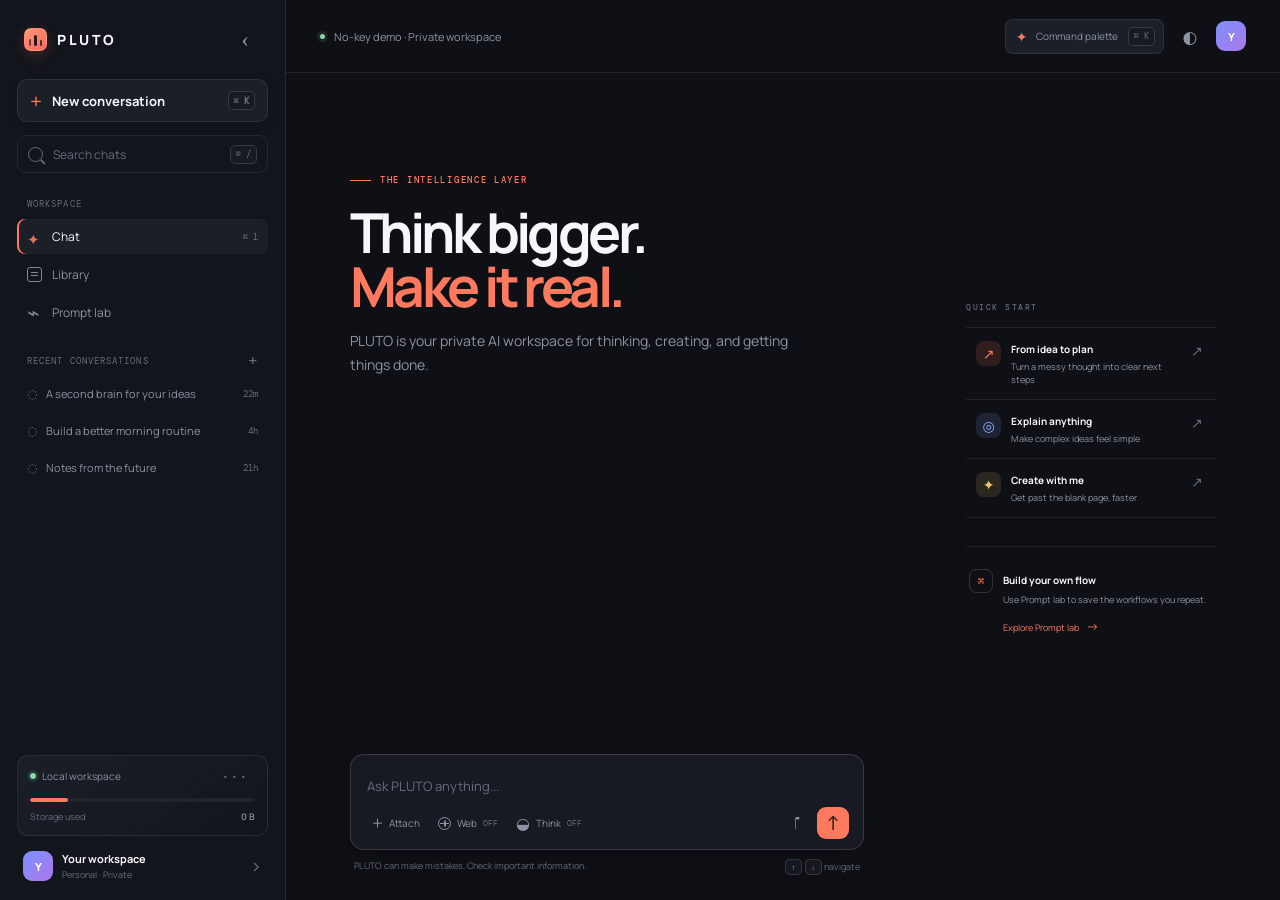
<file: index.html>
<!doctype html>
<html lang="en">
  <head>
    <meta charset="UTF-8" />
    <meta name="viewport" content="width=device-width, initial-scale=1.0" />
    <meta name="theme-color" content="#101217" />
    <meta name="description" content="PLUTO — a private, capable AI workspace." />
    <title>PLUTO — AI workspace</title>
    <link rel="preconnect" href="https://fonts.googleapis.com" />
    <link rel="preconnect" href="https://fonts.gstatic.com" crossorigin />
    <link href="https://fonts.googleapis.com/css2?family=DM+Mono:wght@400;500&family=Manrope:wght@400;500;600;700;800&display=swap" rel="stylesheet" />
    <link rel="stylesheet" href="styles.css" />
  </head>
  <body>
    <div class="app-shell" id="appShell">
      <aside class="sidebar" id="sidebar">
        <div class="brand-row">
          <a class="brand" href="#" aria-label="PLUTO home" data-action="new-chat">
            <span class="brand-mark"><span></span><span></span><span></span></span>
            <span>PLUTO</span>
          </a>
          <button class="icon-btn sidebar-toggle" data-action="toggle-sidebar" aria-label="Collapse sidebar" title="Collapse sidebar"></button>
        </div>

        <button class="new-chat-btn" data-action="new-chat">
          <span class="new-chat-plus">+</span>
          <span>New conversation</span>
          <kbd>⌘ K</kbd>
        </button>

        <div class="side-search">
          <span class="search-icon" aria-hidden="true"></span>
          <input id="chatSearch" type="search" placeholder="Search chats" aria-label="Search chats" />
          <kbd>⌘ /</kbd>
        </div>

        <div class="side-section">
          <div class="section-label"><span>Workspace</span></div>
          <nav class="side-nav" aria-label="Workspace">
            <button class="side-nav-item active" data-view="chat"><span class="nav-icon spark-icon"></span>Chat <span class="nav-count">⌘ 1</span></button>
            <button class="side-nav-item" data-view="library"><span class="nav-icon library-icon"></span>Library</button>
            <button class="side-nav-item" data-view="prompts"><span class="nav-icon prompt-icon"></span>Prompt lab</button>
          </nav>
        </div>

        <div class="side-section conversations-section">
          <div class="section-label"><span>Recent conversations</span><button class="tiny-add" data-action="new-chat" aria-label="New conversation">+</button></div>
          <div class="conversation-list" id="conversationList"></div>
          <button class="show-more" id="showMoreChats" hidden>Show more</button>
        </div>

        <div class="sidebar-bottom">
          <div class="usage-card">
            <div class="usage-card-top"><span class="status-dot"></span><span>Local workspace</span><button class="more-btn" data-action="open-settings" aria-label="Workspace settings">•••</button></div>
            <div class="usage-bar"><span></span></div>
            <div class="usage-meta"><span>Storage used</span><strong id="storageUsed">0.0 MB</strong></div>
          </div>
          <button class="profile-row" data-action="open-settings">
            <span class="avatar avatar-you">Y</span>
            <span class="profile-copy"><strong>Your workspace</strong><small>Personal · Private</small></span>
            <span class="chevron">›</span>
          </button>
        </div>
      </aside>

      <main class="main-area">
        <header class="topbar">
          <button class="mobile-brand" data-action="toggle-sidebar" aria-label="Open navigation"><span class="brand-mark"><span></span><span></span><span></span></span><strong>PLUTO</strong></button>
          <div class="topbar-context" id="topbarContext"><span class="context-dot"></span><span>Private workspace</span></div>
          <div class="topbar-actions">
            <button class="pill-btn" data-action="open-command" title="Open command palette"><span class="command-spark">✦</span><span class="desktop-only">Command palette</span><kbd>⌘ K</kbd></button>
            <button class="icon-btn" data-action="toggle-theme" aria-label="Toggle theme" title="Toggle theme"></button>
            <button class="avatar avatar-you small-avatar" data-action="open-settings" aria-label="Open settings">Y</button>
          </div>
        </header>

        <section class="view active" id="chatView">
          <div class="chat-layout">
            <div class="chat-column">
              <div class="welcome-block" id="welcomeBlock">
                <div class="eyebrow"><span class="eyebrow-line"></span>THE INTELLIGENCE LAYER</div>
                <h1>Think bigger.<br /><em>Make it real.</em></h1>
                <p>PLUTO is your private AI workspace for thinking, creating, and getting things done.</p>
              </div>

              <div class="message-list" id="messageList" aria-live="polite"></div>

              <div class="composer-wrap" id="composerWrap">
                <div class="composer-shell" id="composerShell">
                  <div class="attachment-strip" id="attachmentStrip" hidden></div>
                  <textarea id="promptInput" rows="1" placeholder="Ask PLUTO anything..." aria-label="Message PLUTO"></textarea>
                  <div class="composer-bottom">
                    <div class="composer-tools">
                      <button class="tool-btn" data-action="attach" title="Attach a file"><span class="plus-circle">+</span><span class="desktop-only">Attach</span></button>
                      <button class="tool-btn" data-action="toggle-web" title="Toggle web access"><span class="globe-icon"></span><span>Web</span><span class="tool-status" id="webStatus">OFF</span></button>
                      <button class="tool-btn" data-action="toggle-thinking" title="Toggle extended thinking"><span class="thinking-icon">◒</span><span>Think</span><span class="tool-status" id="thinkStatus">OFF</span></button>
                    </div>
                    <div class="composer-send-tools">
                      <button class="icon-btn mic-btn" data-action="voice-input" aria-label="Voice input" title="Voice input"></button>
                      <button class="send-btn" id="sendButton" data-action="send" aria-label="Send message" title="Send message"><span class="send-arrow">↑</span></button>
                    </div>
                  </div>
                </div>
                <div class="composer-note"><span>PLUTO can make mistakes. Check important information.</span><span><kbd>↑</kbd><kbd>↓</kbd> navigate</span></div>
              </div>
            </div>

            <aside class="insight-rail" id="insightRail">
              <div class="rail-label">QUICK START</div>
              <button class="prompt-card" data-prompt="Turn a messy idea into a clear plan">
                <span class="prompt-card-icon coral-icon">↗</span><span><strong>From idea to plan</strong><small>Turn a messy thought into clear next steps</small></span><span class="card-arrow">↗</span>
              </button>
              <button class="prompt-card" data-prompt="Help me understand this like I'm a curious beginner">
                <span class="prompt-card-icon blue-icon">◎</span><span><strong>Explain anything</strong><small>Make complex ideas feel simple</small></span><span class="card-arrow">↗</span>
              </button>
              <button class="prompt-card" data-prompt="Write a bold first draft for my next big idea">
                <span class="prompt-card-icon yellow-icon">✦</span><span><strong>Create with me</strong><small>Get past the blank page, faster</small></span><span class="card-arrow">↗</span>
              </button>
              <div class="rail-divider"></div>
              <div class="rail-tip"><span class="tip-icon">⌘</span><div><strong>Build your own flow</strong><p>Use Prompt lab to save the workflows you repeat.</p><button data-view-target="prompts">Explore Prompt lab <span>→</span></button></div></div>
            </aside>
          </div>
        </section>

        <section class="view" id="libraryView">
          <div class="page-view">
            <div class="page-heading"><div><div class="eyebrow"><span class="eyebrow-line"></span>YOUR KNOWLEDGE</div><h2>Library</h2><p>Files and exports saved in this browser.</p></div><button class="primary-btn" data-action="attach"><span>+</span> Add a file</button></div>
            <div class="library-grid" id="libraryGrid"></div>
          </div>
        </section>

        <section class="view" id="promptsView">
          <div class="page-view">
            <div class="page-heading"><div><div class="eyebrow"><span class="eyebrow-line"></span>REUSABLE INTELLIGENCE</div><h2>Prompt lab</h2><p>Keep your best instructions close at hand.</p></div><button class="primary-btn" data-action="new-prompt"><span>+</span> New prompt</button></div>
            <div class="prompt-lab-grid" id="promptLabGrid"></div>
          </div>
        </section>
      </main>
    </div>

    <input type="file" id="fileInput" multiple hidden accept=".txt,.md,.csv,.json,.js,.ts,.py,.html,.css,.pdf,image/*" />

    <div class="modal-backdrop" id="settingsModal" hidden>
      <section class="modal settings-modal" role="dialog" aria-modal="true" aria-labelledby="settingsTitle">
        <div class="modal-header"><div><span class="modal-kicker">CONTROL CENTER</span><h2 id="settingsTitle">Settings</h2></div><button class="close-btn" data-action="close-modal" aria-label="Close">×</button></div>
        <div class="settings-tabs"><button class="settings-tab active" data-settings-tab="connection">Connection</button><button class="settings-tab" data-settings-tab="appearance">Appearance</button><button class="settings-tab" data-settings-tab="data">Data & privacy</button></div>
        <div class="settings-panel active" data-settings-panel="connection">
          <div class="setting-intro"><span class="setting-orb">✦</span><div><strong>Choose how PLUTO thinks</strong><p>Keys stay in this browser and are never sent anywhere except the provider you select.</p></div></div>
          <label class="field-label" for="providerSelect">Provider</label>
          <select class="field" id="providerSelect"><option value="demo">PLUTO Demo · no key needed</option><option value="openrouter">OpenRouter · free models</option><option value="huggingface">Hugging Face · inference API</option><option value="ollama">Ollama · local models</option><option value="custom">Custom OpenAI-compatible endpoint</option></select>
          <p class="field-help" id="providerHelp">Instant local demo mode. Connect a provider for live model responses.</p>
          <div id="endpointField" class="conditional-field" hidden><label class="field-label" for="endpointInput">Endpoint URL</label><input class="field" id="endpointInput" type="url" placeholder="https://your-endpoint.example/v1/chat/completions" /><p class="field-help">For a browser-safe, OpenAI-compatible endpoint. Use a server-side proxy in production.</p></div>
          <div id="apiKeyField" class="conditional-field" hidden><label class="field-label" for="apiKeyInput">API key <span class="optional">optional</span></label><div class="secret-input"><input class="field" id="apiKeyInput" type="password" autocomplete="off" placeholder="Paste your key here" /><button data-action="toggle-secret" aria-label="Show API key">Show</button></div><p class="field-help">PLUTO will not invent or expose API keys. Use a free model or your own key.</p></div>
          <label class="field-label" for="modelSelect">Model</label>
          <select class="field" id="modelSelect"></select>
          <div class="connection-note"><span class="connection-dot"></span><span id="connectionStatus">Running in no-key demo mode</span><button data-action="test-connection">Test</button></div>
        </div>
        <div class="settings-panel" data-settings-panel="appearance">
          <div class="setting-row"><div><strong>Interface theme</strong><p>Choose the atmosphere for your workspace.</p></div><div class="segmented"><button data-theme-choice="dark">Dark</button><button data-theme-choice="light">Light</button><button data-theme-choice="system">System</button></div></div>
          <div class="setting-row"><div><strong>Compact layout</strong><p>Fit more conversation on screen.</p></div><label class="switch"><input type="checkbox" id="compactToggle" /><span></span></label></div>
          <div class="setting-row"><div><strong>Show starter rail</strong><p>Keep quick-start ideas beside new chats.</p></div><label class="switch"><input type="checkbox" id="railToggle" checked /><span></span></label></div>
        </div>
        <div class="settings-panel" data-settings-panel="data">
          <div class="privacy-callout"><span>◈</span><div><strong>Private by default</strong><p>Your conversations, files, and preferences are stored locally in this browser. Demo mode never calls a remote service.</p></div></div>
          <div class="data-actions"><button class="secondary-btn" data-action="export-all">Download all data</button><button class="danger-btn" data-action="clear-data">Clear local data</button></div>
        </div>
        <div class="modal-footer"><span id="saveHint">Changes save automatically</span><button class="primary-btn" data-action="close-modal">Done</button></div>
      </section>
    </div>

    <div class="modal-backdrop" id="commandModal" hidden>
      <section class="modal command-modal" role="dialog" aria-modal="true" aria-label="Command palette">
        <div class="command-search"><span class="search-icon"></span><input id="commandInput" type="search" placeholder="Search commands..." autocomplete="off" /><kbd>ESC</kbd></div>
        <div class="command-list" id="commandList"></div>
        <div class="command-footer"><span>PLUTO command palette</span><span><kbd>↵</kbd> select <kbd>esc</kbd> close</span></div>
      </section>
    </div>

    <div class="toast" id="toast" role="status"></div>
    <script src="app.js"></script>
  </body>
</html>
</file>
<file: styles.css>
:root {
  --bg: #0e1015;
  --bg-soft: #12151c;
  --panel: #171a22;
  --panel-2: #1b1f28;
  --panel-3: #20242e;
  --text: #f5f7fb;
  --muted: #8c93a3;
  --muted-2: #656d7d;
  --line: rgba(255,255,255,.08);
  --line-strong: rgba(255,255,255,.14);
  --coral: #ff795e;
  --coral-soft: rgba(255,121,94,.14);
  --blue: #8eaeff;
  --yellow: #f0c96c;
  --green: #88d7a7;
  --sidebar-width: 286px;
  --shadow: 0 24px 70px rgba(0,0,0,.26);
  --radius: 15px;
  color-scheme: dark;
}

:root[data-theme="light"] {
  --bg: #f3f4f7;
  --bg-soft: #fbfbfc;
  --panel: #ffffff;
  --panel-2: #f7f7f9;
  --panel-3: #eceef3;
  --text: #151822;
  --muted: #6e7481;
  --muted-2: #959ba8;
  --line: rgba(16,20,31,.09);
  --line-strong: rgba(16,20,31,.15);
  --shadow: 0 20px 55px rgba(30,36,52,.12);
  color-scheme: light;
}

* { box-sizing: border-box; }
html, body { margin: 0; min-height: 100%; }
body { background: var(--bg); color: var(--text); font-family: 'Manrope', ui-sans-serif, system-ui, sans-serif; font-size: 14px; -webkit-font-smoothing: antialiased; }
button, input, textarea, select { font: inherit; color: inherit; }
button { border: 0; cursor: pointer; }
button:focus-visible, input:focus-visible, textarea:focus-visible, select:focus-visible { outline: 2px solid var(--coral); outline-offset: 2px; }
::selection { color: var(--text); background: rgba(255,121,94,.35); }

.app-shell { display: flex; min-height: 100vh; overflow: hidden; }
.sidebar { flex: 0 0 var(--sidebar-width); width: var(--sidebar-width); min-height: 100vh; border-right: 1px solid var(--line); background: var(--bg-soft); display: flex; flex-direction: column; padding: 23px 17px 16px; transition: width .25s ease, flex-basis .25s ease, padding .25s ease; z-index: 5; }
.brand-row { display: flex; align-items: center; justify-content: space-between; padding: 0 7px 24px; }
.brand, .mobile-brand { display: inline-flex; align-items: center; gap: 10px; color: var(--text); text-decoration: none; font-weight: 800; letter-spacing: .18em; font-size: 14px; }.mobile-brand { padding: 0; border: 0; background: transparent; }
.brand-mark { width: 23px; height: 23px; display: inline-flex; align-items: flex-end; gap: 3px; padding: 4px; border: 1px solid rgba(255,255,255,.14); background: linear-gradient(140deg, #ff9975, #ff665f); border-radius: 7px; box-shadow: 0 4px 14px rgba(255,112,90,.2); }
.brand-mark span { display: block; width: 3px; border-radius: 2px; background: #241a1c; }
.brand-mark span:nth-child(1) { height: 7px; opacity: .65; }.brand-mark span:nth-child(2) { height: 11px; }.brand-mark span:nth-child(3) { height: 6px; opacity: .8; }
.icon-btn { width: 32px; height: 32px; padding: 0; display: inline-flex; align-items: center; justify-content: center; border-radius: 9px; background: transparent; color: var(--muted); transition: background .18s, color .18s; }
.icon-btn:hover { color: var(--text); background: var(--panel-3); }
.sidebar-toggle::before { content: '‹'; font-size: 23px; line-height: 1; font-family: Georgia, serif; }
.new-chat-btn { display: flex; align-items: center; gap: 10px; width: 100%; height: 43px; padding: 0 12px; border-radius: 10px; color: var(--text); background: var(--panel-2); border: 1px solid var(--line); font-size: 13px; font-weight: 700; box-shadow: 0 4px 12px rgba(0,0,0,.08); transition: border .18s, background .18s, transform .18s; }
.new-chat-btn:hover { background: var(--panel-3); border-color: var(--line-strong); transform: translateY(-1px); }
.new-chat-plus { font-size: 21px; line-height: 14px; font-weight: 400; color: var(--coral); }
kbd { display: inline-flex; align-items: center; justify-content: center; min-width: 18px; height: 19px; padding: 0 5px; border: 1px solid var(--line-strong); border-radius: 5px; color: var(--muted-2); background: var(--panel); font-family: 'DM Mono', monospace; font-size: 9px; white-space: nowrap; }
.new-chat-btn kbd { margin-left: auto; }
.side-search { height: 38px; display: flex; align-items: center; gap: 8px; margin: 13px 0 25px; padding: 0 10px; border: 1px solid var(--line); border-radius: 9px; background: transparent; color: var(--muted-2); }
.side-search:focus-within { border-color: var(--line-strong); background: var(--panel); }.side-search input { min-width: 0; flex: 1; background: transparent; border: 0; outline: 0; font-size: 12px; color: var(--text); }.side-search input::placeholder { color: var(--muted-2); }
.search-icon { position: relative; display: inline-block; flex: 0 0 15px; width: 15px; height: 15px; border: 1.5px solid currentColor; border-radius: 50%; }.search-icon::after { content: ''; position: absolute; right: -4px; bottom: -2px; width: 6px; height: 1.5px; border-radius: 3px; background: currentColor; transform: rotate(45deg); }
.side-section { margin-bottom: 25px; }.section-label { padding: 0 10px 9px; color: var(--muted-2); font-family: 'DM Mono', monospace; font-size: 9px; letter-spacing: .12em; text-transform: uppercase; display: flex; align-items: center; justify-content: space-between; }.tiny-add { padding: 0; color: var(--muted-2); background: transparent; font-size: 16px; line-height: 10px; }.tiny-add:hover { color: var(--text); }
.side-nav { display: grid; gap: 3px; }.side-nav-item { width: 100%; display: flex; gap: 10px; align-items: center; padding: 9px 10px; border-radius: 8px; color: var(--muted); text-align: left; background: transparent; font-size: 12px; transition: color .15s, background .15s; }.side-nav-item:hover { color: var(--text); background: var(--panel-2); }.side-nav-item.active { color: var(--text); background: var(--panel-2); box-shadow: inset 2px 0 var(--coral); }.nav-icon { width: 15px; height: 15px; opacity: .9; position: relative; display: inline-block; }.spark-icon::before { content: '✦'; font-size: 15px; color: var(--coral); }.library-icon { border: 1px solid currentColor; border-radius: 3px; }.library-icon::after { content: ''; position: absolute; left: 3px; right: 3px; top: 4px; height: 1px; background: currentColor; box-shadow: 0 3px currentColor; }.prompt-icon::before { content: '⌁'; font-size: 21px; position: absolute; top: -7px; }.nav-count { margin-left: auto; font-family: 'DM Mono', monospace; font-size: 9px; color: var(--muted-2); }
.conversations-section { min-height: 0; flex: 1; }.conversation-list { display: grid; gap: 2px; max-height: 310px; overflow: auto; }.conversation-list::-webkit-scrollbar { width: 3px; }.conversation-list::-webkit-scrollbar-thumb { background: var(--line-strong); }.conversation-item { width: 100%; padding: 9px 10px; display: flex; gap: 9px; align-items: center; color: var(--muted); text-align: left; border-radius: 8px; background: transparent; font-size: 11px; }.conversation-item:hover, .conversation-item.active { background: var(--panel-2); color: var(--text); }.conversation-item.active { color: var(--text); }.conversation-item .conversation-symbol { color: var(--muted-2); font-size: 12px; }.conversation-item.active .conversation-symbol { color: var(--coral); }.conversation-title { flex: 1; overflow: hidden; text-overflow: ellipsis; white-space: nowrap; }.conversation-time { color: var(--muted-2); font-family: 'DM Mono', monospace; font-size: 9px; }.empty-side-state { padding: 12px 10px; color: var(--muted-2); font-size: 10px; }.show-more { margin: 10px 10px 0; color: var(--coral); background: transparent; font-size: 11px; }
.sidebar-bottom { display: grid; gap: 12px; }.usage-card { padding: 12px; background: linear-gradient(145deg, var(--panel-2), transparent); border: 1px solid var(--line); border-radius: 11px; }.usage-card-top, .usage-meta { display: flex; align-items: center; }.usage-card-top { gap: 6px; color: var(--muted); font-size: 10px; }.status-dot, .context-dot, .connection-dot { width: 6px; height: 6px; border-radius: 50%; display: inline-block; background: var(--green); box-shadow: 0 0 0 3px rgba(136,215,167,.11); }.more-btn { margin-left: auto; background: transparent; color: var(--muted-2); letter-spacing: 2px; }.usage-bar { height: 4px; margin: 14px 0 8px; border-radius: 10px; background: var(--panel-3); overflow: hidden; }.usage-bar span { display: block; width: 17%; height: 100%; border-radius: inherit; background: var(--coral); }.usage-meta { justify-content: space-between; color: var(--muted-2); font-size: 9px; }.usage-meta strong { color: var(--muted); font-weight: 600; }.profile-row { display: flex; align-items: center; gap: 9px; width: 100%; padding: 3px 6px; background: transparent; text-align: left; }.avatar { display: inline-flex; align-items: center; justify-content: center; width: 30px; height: 30px; flex: 0 0 30px; border-radius: 9px; color: #fff; background: linear-gradient(140deg,#7d8fff,#ab79e9); font-size: 11px; font-weight: 800; }.small-avatar { width: 30px; height: 30px; flex-basis: 30px; border: 0; }.profile-copy { min-width: 0; flex: 1; display: grid; gap: 2px; }.profile-copy strong { overflow: hidden; text-overflow: ellipsis; white-space: nowrap; font-size: 11px; }.profile-copy small { color: var(--muted-2); font-size: 9px; }.chevron { color: var(--muted-2); font-size: 19px; }

.main-area { min-width: 0; flex: 1; display: flex; flex-direction: column; background: var(--bg); }.topbar { height: 73px; flex: 0 0 73px; display: flex; align-items: center; justify-content: space-between; padding: 0 34px; border-bottom: 1px solid var(--line); }.topbar-context { display: flex; align-items: center; gap: 9px; color: var(--muted); font-size: 11px; }.context-dot { width: 5px; height: 5px; }.topbar-actions { display: flex; align-items: center; gap: 10px; }.pill-btn { display: flex; align-items: center; gap: 8px; padding: 7px 8px 7px 10px; color: var(--muted); background: var(--panel-2); border: 1px solid var(--line); border-radius: 8px; font-size: 10px; }.pill-btn:hover { color: var(--text); border-color: var(--line-strong); }.command-spark { color: var(--coral); font-size: 14px; }.pill-btn kbd { margin-left: 2px; }
.topbar-actions > .icon-btn::before { content: '◐'; font-size: 17px; }.mobile-brand { display: none; }
.view { display: none; min-height: 0; flex: 1; }.view.active { display: block; }.chat-layout { max-width: 1370px; min-height: calc(100vh - 73px); margin: 0 auto; padding: 63px clamp(24px, 5vw, 85px) 25px; display: grid; grid-template-columns: minmax(390px, 710px) 250px; justify-content: center; gap: clamp(45px, 8vw, 130px); }.chat-column { min-width: 0; min-height: calc(100vh - 161px); display: flex; flex-direction: column; }.welcome-block { margin: 38px 0 41px; }.eyebrow, .rail-label, .modal-kicker { display: flex; align-items: center; gap: 9px; color: var(--coral); font-family: 'DM Mono', monospace; font-size: 9px; font-weight: 500; letter-spacing: .19em; }.eyebrow-line { width: 21px; height: 1px; background: currentColor; }.welcome-block h1 { margin: 20px 0 15px; font-size: clamp(42px, 4.3vw, 65px); line-height: .98; letter-spacing: -.065em; font-weight: 700; }.welcome-block h1 em { color: var(--coral); font-style: normal; }.welcome-block p { max-width: 440px; margin: 0; color: var(--muted); font-size: 14px; line-height: 1.7; }
.message-list { display: grid; gap: 24px; flex: 1; }.message-list:empty { display: none; }.message { display: grid; grid-template-columns: 30px minmax(0,1fr); gap: 12px; animation: rise .35s ease both; }.message.user { grid-template-columns: 1fr; justify-items: end; }.message-avatar { width: 30px; height: 30px; display: flex; justify-content: center; align-items: center; border-radius: 9px; background: var(--panel-2); border: 1px solid var(--line); color: var(--coral); font-size: 15px; }.message.user .message-bubble { max-width: 84%; padding: 11px 14px; border-radius: 13px 13px 3px 13px; background: var(--coral-soft); border: 1px solid rgba(255,121,94,.19); }.message-content { min-width: 0; padding-top: 5px; }.message-head { display: flex; align-items: center; gap: 8px; margin-bottom: 7px; }.message-head strong { font-size: 11px; }.message-head time { color: var(--muted-2); font-family: 'DM Mono', monospace; font-size: 9px; }.message-text { color: var(--text); font-size: 13px; line-height: 1.75; overflow-wrap: anywhere; }.message.user .message-text { font-size: 12px; line-height: 1.55; }.message-text p { margin: 0 0 10px; }.message-text p:last-child { margin-bottom: 0; }.message-text h3, .message-text h4 { margin: 0 0 9px; font-size: 14px; letter-spacing: -.02em; }.message-text h4 { color: var(--coral); font-size: 12px; }.message-text ul { margin: 0 0 10px; padding-left: 19px; }.message-text li { margin: 4px 0; padding-left: 3px; }.message-text a { color: var(--coral); text-decoration: underline; text-underline-offset: 2px; }.message-text strong { font-weight: 700; }.message-text code { padding: 2px 5px; color: var(--coral); background: var(--coral-soft); border-radius: 4px; font-family: 'DM Mono', monospace; font-size: .9em; }.message-text pre { position: relative; overflow-x: auto; padding: 15px; margin: 12px 0 4px; border: 1px solid var(--line); border-radius: 9px; background: #0a0c10; color: #dce4f3; font-family: 'DM Mono', monospace; font-size: 11px; line-height: 1.6; }.message-text pre code { padding: 0; color: inherit; background: transparent; }.message-files { display: flex; flex-wrap: wrap; gap: 6px; margin-top: 10px; }.message-files span { padding: 4px 7px; color: var(--muted); background: var(--panel-2); border-radius: 5px; font-size: 9px; }.message-actions { display: flex; gap: 4px; margin-top: 9px; opacity: 0; transition: opacity .18s; }.message:hover .message-actions, .message-actions:focus-within { opacity: 1; }.message-actions button { padding: 4px 7px; color: var(--muted-2); background: transparent; border-radius: 5px; font-size: 10px; }.message-actions button:hover { color: var(--text); background: var(--panel-2); }.typing-dots { display: flex; gap: 4px; padding: 8px 0; }.typing-dots i { width: 5px; height: 5px; border-radius: 50%; background: var(--coral); animation: blink 1s infinite; }.typing-dots i:nth-child(2) { animation-delay: .16s; }.typing-dots i:nth-child(3) { animation-delay: .32s; }
.composer-wrap { margin-top: auto; padding-top: 35px; }.composer-shell { position: relative; padding: 13px 14px 10px; border: 1px solid var(--line-strong); border-radius: 14px; background: var(--panel); box-shadow: 0 11px 34px rgba(0,0,0,.11); transition: border .18s, box-shadow .18s; }.composer-shell:focus-within { border-color: rgba(255,121,94,.5); box-shadow: 0 11px 40px rgba(0,0,0,.18), 0 0 0 3px rgba(255,121,94,.07); }.composer-shell textarea { display: block; width: 100%; min-height: 30px; max-height: 180px; padding: 1px 2px 11px; resize: none; overflow-y: hidden; border: 0; outline: 0; background: transparent; color: var(--text); font-size: 13px; line-height: 1.5; }.composer-shell textarea::placeholder { color: var(--muted-2); }.attachment-strip { display: flex; flex-wrap: wrap; gap: 7px; padding-bottom: 8px; }.attachment-chip { display: flex; align-items: center; gap: 6px; max-width: 180px; padding: 5px 7px; background: var(--panel-3); border: 1px solid var(--line); border-radius: 7px; color: var(--muted); font-size: 10px; }.attachment-chip span { overflow: hidden; text-overflow: ellipsis; white-space: nowrap; }.attachment-chip button { color: var(--muted-2); background: transparent; font-size: 14px; line-height: 12px; }.composer-bottom { display: flex; justify-content: space-between; align-items: center; }.composer-tools, .composer-send-tools { display: flex; align-items: center; gap: 4px; }.tool-btn { display: flex; align-items: center; gap: 6px; padding: 6px 7px; border-radius: 6px; color: var(--muted); background: transparent; font-size: 10px; }.tool-btn:hover, .tool-btn.active { color: var(--text); background: var(--panel-3); }.tool-btn.active .tool-status { color: var(--coral); }.tool-status { color: var(--muted-2); font-family: 'DM Mono', monospace; font-size: 8px; }.plus-circle { font-size: 19px; line-height: 10px; color: var(--muted); font-weight: 300; }.globe-icon { width: 13px; height: 13px; border: 1px solid currentColor; border-radius: 50%; position: relative; }.globe-icon::before { content: ''; position: absolute; inset: 2px 5px; border-left: 1px solid currentColor; border-right: 1px solid currentColor; border-radius: 50%; }.globe-icon::after { content: ''; position: absolute; top: 5px; left: 1px; right: 1px; border-top: 1px solid currentColor; }.thinking-icon { font-size: 16px; line-height: 12px; }.mic-btn::before { content: '♩'; font-size: 17px; transform: rotate(180deg); display: block; }.send-btn { display: flex; width: 32px; height: 32px; align-items: center; justify-content: center; color: #291b19; background: var(--coral); border-radius: 9px; transition: transform .18s, background .18s; }.send-btn:hover { background: #ff8b72; transform: translateY(-1px); }.send-btn:disabled { opacity: .55; cursor: wait; transform: none; }.send-arrow { font-size: 20px; line-height: 1; font-weight: 500; }.composer-note { display: flex; justify-content: space-between; gap: 10px; padding: 9px 4px 0; color: var(--muted-2); font-size: 9px; }.composer-note kbd { height: 16px; min-width: 16px; margin-left: 3px; font-size: 8px; }
.insight-rail { padding-top: 166px; }.rail-label { margin-bottom: 15px; color: var(--muted-2); font-size: 8px; }.prompt-card { position: relative; display: grid; grid-template-columns: 26px 1fr 15px; gap: 9px; width: 100%; padding: 13px 10px; text-align: left; color: var(--text); background: transparent; border-bottom: 1px solid var(--line); transition: background .18s, padding .18s; }.prompt-card:first-of-type { border-top: 1px solid var(--line); }.prompt-card:hover { padding-left: 14px; padding-right: 6px; background: var(--panel-2); }.prompt-card-icon { width: 25px; height: 25px; display: flex; align-items: center; justify-content: center; border-radius: 8px; font-size: 14px; }.coral-icon { color: var(--coral); background: var(--coral-soft); }.blue-icon { color: var(--blue); background: rgba(142,174,255,.13); }.yellow-icon { color: var(--yellow); background: rgba(240,201,108,.13); }.prompt-card strong { display: block; margin: 1px 0 4px; font-size: 10px; }.prompt-card small { display: block; color: var(--muted); font-size: 9px; line-height: 1.45; }.card-arrow { color: var(--muted-2); font-size: 14px; }.rail-divider { height: 1px; margin: 28px 0 22px; background: var(--line); }.rail-tip { display: flex; gap: 10px; padding: 0 3px; }.tip-icon { display: flex; flex: 0 0 24px; width: 24px; height: 24px; align-items: center; justify-content: center; border: 1px solid var(--line-strong); border-radius: 7px; color: var(--coral); font-family: 'DM Mono', monospace; font-size: 11px; }.rail-tip strong { font-size: 10px; }.rail-tip p { margin: 5px 0 9px; color: var(--muted); font-size: 9px; line-height: 1.5; }.rail-tip button { padding: 0; color: var(--coral); background: transparent; font-size: 9px; }.rail-tip button span { margin-left: 5px; font-size: 13px; }

.page-view { max-width: 1000px; margin: 0 auto; padding: 70px 35px; }.page-heading { display: flex; justify-content: space-between; align-items: flex-end; gap: 30px; margin-bottom: 45px; }.page-heading h2 { margin: 18px 0 7px; font-size: 45px; letter-spacing: -.06em; }.page-heading p { margin: 0; color: var(--muted); }.primary-btn, .secondary-btn, .danger-btn { display: inline-flex; align-items: center; gap: 8px; min-height: 38px; padding: 0 14px; border-radius: 8px; font-size: 11px; font-weight: 700; }.primary-btn { color: #2a1b18; background: var(--coral); }.primary-btn:hover { background: #ff8b72; }.secondary-btn { color: var(--text); background: var(--panel-2); border: 1px solid var(--line); }.secondary-btn:hover { border-color: var(--line-strong); }.danger-btn { color: #ff9d8a; background: rgba(255,121,94,.08); border: 1px solid rgba(255,121,94,.18); }.library-grid { display: grid; grid-template-columns: repeat(3, 1fr); gap: 13px; }.library-card { min-height: 160px; padding: 16px; display: flex; flex-direction: column; justify-content: space-between; border: 1px solid var(--line); background: var(--panel); border-radius: 12px; }.library-card:hover { border-color: var(--line-strong); }.file-icon { width: 31px; height: 37px; display: flex; align-items: center; justify-content: center; border-radius: 7px; color: var(--coral); background: var(--coral-soft); font-family: 'DM Mono', monospace; font-size: 9px; }.library-card strong { display: block; margin-top: 17px; overflow: hidden; text-overflow: ellipsis; white-space: nowrap; font-size: 12px; }.library-card small { color: var(--muted-2); font-size: 9px; }.empty-state { grid-column: 1/-1; padding: 70px 20px; text-align: center; border: 1px dashed var(--line-strong); border-radius: 12px; }.empty-state-icon { margin: 0 auto 14px; width: 45px; height: 45px; display: flex; align-items: center; justify-content: center; border-radius: 13px; color: var(--coral); background: var(--coral-soft); font-size: 21px; }.empty-state h3 { margin: 0 0 7px; font-size: 15px; }.empty-state p { margin: 0; color: var(--muted); font-size: 11px; }.prompt-lab-grid { display: grid; grid-template-columns: repeat(2, 1fr); gap: 14px; }.saved-prompt { padding: 18px; border: 1px solid var(--line); border-radius: 12px; background: var(--panel); }.saved-prompt:hover { border-color: var(--line-strong); }.saved-prompt-top { display: flex; justify-content: space-between; align-items: center; }.saved-prompt-top span { color: var(--coral); font-size: 19px; }.saved-prompt-top button { color: var(--muted-2); background: transparent; font-size: 15px; }.saved-prompt h3 { margin: 18px 0 7px; font-size: 13px; }.saved-prompt p { min-height: 39px; margin: 0; color: var(--muted); font-size: 11px; line-height: 1.55; }.use-prompt { margin-top: 17px; padding: 0; color: var(--coral); background: transparent; font-size: 10px; font-weight: 700; }

.modal-backdrop { position: fixed; inset: 0; z-index: 20; display: flex; align-items: center; justify-content: center; padding: 20px; background: rgba(5,7,11,.68); backdrop-filter: blur(9px); }.modal-backdrop[hidden] { display: none; }.modal { width: min(100%, 520px); max-height: min(700px, calc(100vh - 40px)); overflow: auto; border: 1px solid var(--line-strong); border-radius: 17px; background: var(--panel); box-shadow: var(--shadow); animation: modal-in .22s ease both; }.modal-header { display: flex; justify-content: space-between; align-items: flex-start; padding: 24px 25px 19px; }.modal-kicker { font-size: 8px; color: var(--coral); }.modal h2 { margin: 10px 0 0; font-size: 25px; letter-spacing: -.04em; }.close-btn { width: 28px; height: 28px; color: var(--muted); background: var(--panel-2); border-radius: 7px; font-size: 21px; line-height: 1; }.close-btn:hover { color: var(--text); }.settings-tabs { display: flex; gap: 3px; padding: 0 25px; border-bottom: 1px solid var(--line); }.settings-tab { padding: 0 2px 12px; margin-right: 18px; color: var(--muted); background: transparent; font-size: 11px; }.settings-tab.active { color: var(--text); border-bottom: 2px solid var(--coral); }.settings-panel { display: none; padding: 22px 25px 25px; }.settings-panel.active { display: block; }.setting-intro { display: flex; gap: 11px; padding: 12px; margin-bottom: 21px; border: 1px solid var(--line); border-radius: 9px; background: var(--panel-2); }.setting-orb { display: flex; flex: 0 0 27px; width: 27px; height: 27px; align-items: center; justify-content: center; color: var(--coral); background: var(--coral-soft); border-radius: 8px; }.setting-intro strong { display: block; margin-bottom: 4px; font-size: 11px; }.setting-intro p, .setting-row p { margin: 0; color: var(--muted); font-size: 10px; line-height: 1.5; }.field-label { display: block; margin: 17px 0 7px; color: var(--muted); font-family: 'DM Mono', monospace; font-size: 9px; letter-spacing: .07em; text-transform: uppercase; }.field { width: 100%; min-height: 39px; padding: 0 11px; border: 1px solid var(--line-strong); border-radius: 8px; outline: 0; background: var(--panel-2); color: var(--text); font-size: 11px; }.field:focus { border-color: var(--coral); }.field-help { margin: 7px 0 0; color: var(--muted-2); font-size: 9px; line-height: 1.5; }.conditional-field[hidden] { display: none; }.secret-input { position: relative; }.secret-input .field { padding-right: 55px; }.secret-input button { position: absolute; right: 9px; top: 7px; height: 25px; padding: 0 5px; color: var(--coral); background: transparent; font-size: 9px; }.connection-note { display: flex; align-items: center; gap: 7px; margin-top: 22px; padding: 10px; color: var(--muted); background: var(--panel-2); border-radius: 8px; font-size: 10px; }.connection-note button { margin-left: auto; color: var(--coral); background: transparent; font-size: 10px; }.setting-row { display: flex; justify-content: space-between; align-items: center; gap: 25px; padding: 18px 0; border-bottom: 1px solid var(--line); }.setting-row:first-child { padding-top: 0; }.setting-row strong { display: block; margin-bottom: 5px; font-size: 12px; }.segmented { display: flex; flex-shrink: 0; padding: 3px; border: 1px solid var(--line); border-radius: 8px; background: var(--panel-2); }.segmented button { padding: 5px 7px; color: var(--muted); border-radius: 5px; background: transparent; font-size: 9px; }.segmented button.active { color: var(--text); background: var(--panel-3); }.switch { position: relative; display: block; flex: 0 0 31px; width: 31px; height: 18px; }.switch input { opacity: 0; width: 0; height: 0; }.switch span { position: absolute; inset: 0; border-radius: 20px; background: var(--panel-3); transition: background .2s; }.switch span::before { content: ''; position: absolute; width: 12px; height: 12px; left: 3px; top: 3px; border-radius: 50%; background: var(--muted); transition: transform .2s, background .2s; }.switch input:checked + span { background: var(--coral-soft); }.switch input:checked + span::before { transform: translateX(13px); background: var(--coral); }.privacy-callout { display: flex; gap: 12px; padding: 14px; border: 1px solid rgba(136,215,167,.18); border-radius: 9px; background: rgba(136,215,167,.06); }.privacy-callout > span { color: var(--green); font-size: 18px; }.privacy-callout strong { display: block; margin-bottom: 5px; font-size: 11px; }.privacy-callout p { margin: 0; color: var(--muted); font-size: 10px; line-height: 1.55; }.data-actions { display: flex; gap: 9px; margin-top: 22px; }.modal-footer { display: flex; align-items: center; justify-content: space-between; padding: 14px 25px; border-top: 1px solid var(--line); color: var(--muted-2); font-size: 9px; }.modal-footer .primary-btn { min-height: 32px; }
.command-modal { width: min(100%, 570px); overflow: hidden; }.command-search { display: flex; align-items: center; gap: 11px; padding: 18px; border-bottom: 1px solid var(--line); color: var(--muted); }.command-search input { min-width: 0; flex: 1; outline: 0; border: 0; background: transparent; font-size: 13px; }.command-list { max-height: 310px; overflow: auto; padding: 8px; }.command-item { display: flex; align-items: center; gap: 11px; width: 100%; padding: 10px; border-radius: 8px; background: transparent; color: var(--muted); text-align: left; }.command-item:hover, .command-item.selected { color: var(--text); background: var(--panel-2); }.command-item-icon { display: flex; align-items: center; justify-content: center; width: 25px; height: 25px; border-radius: 7px; color: var(--coral); background: var(--coral-soft); }.command-item-copy { flex: 1; }.command-item-copy strong { display: block; font-size: 11px; }.command-item-copy small { display: block; margin-top: 3px; color: var(--muted-2); font-size: 9px; }.command-item kbd { margin-left: auto; }.command-footer { display: flex; justify-content: space-between; padding: 12px 18px; border-top: 1px solid var(--line); color: var(--muted-2); font-family: 'DM Mono', monospace; font-size: 8px; }.command-footer kbd { margin-left: 4px; margin-right: 2px; }
.toast { position: fixed; z-index: 50; left: 50%; bottom: 24px; transform: translate(-50%, 15px); max-width: calc(100% - 30px); padding: 10px 14px; border: 1px solid var(--line-strong); border-radius: 9px; background: var(--panel-3); box-shadow: var(--shadow); color: var(--text); opacity: 0; pointer-events: none; font-size: 11px; transition: opacity .2s, transform .2s; }.toast.show { opacity: 1; transform: translate(-50%, 0); }
.drag-active .composer-shell { border-color: var(--coral); background: var(--coral-soft); }.compact .message-list { gap: 12px; }.compact .message-text { line-height: 1.55; }.compact .welcome-block { margin-bottom: 25px; }
.sidebar-collapsed .sidebar { flex-basis: 74px; width: 74px; padding-left: 12px; padding-right: 12px; }.sidebar-collapsed .brand-row { justify-content: center; padding-left: 0; padding-right: 0; }.sidebar-collapsed .brand { font-size: 0; }.sidebar-collapsed .sidebar-toggle::before { content: '›'; }.sidebar-collapsed .new-chat-btn { justify-content: center; padding: 0; }.sidebar-collapsed .new-chat-btn > span:not(.new-chat-plus), .sidebar-collapsed .new-chat-btn kbd, .sidebar-collapsed .side-search, .sidebar-collapsed .side-section, .sidebar-collapsed .sidebar-bottom { display: none; }
@keyframes rise { from { opacity: 0; transform: translateY(8px); } to { opacity: 1; transform: translateY(0); } } @keyframes blink { 0%, 100% { opacity: .25; transform: translateY(0); } 50% { opacity: 1; transform: translateY(-3px); } } @keyframes modal-in { from { opacity: 0; transform: translateY(8px) scale(.98); } to { opacity: 1; transform: none; } }
@media (max-width: 1050px) { .chat-layout { grid-template-columns: minmax(390px, 680px); }.insight-rail { display: none; } }
@media (max-width: 700px) { .sidebar { position: fixed; left: 0; top: 0; bottom: 0; transform: translateX(-100%); width: 286px; box-shadow: var(--shadow); transition: transform .25s ease; }.sidebar.open { transform: translateX(0); }.main-area { width: 100%; }.topbar { height: 62px; flex-basis: 62px; padding: 0 17px; }.mobile-brand { display: inline-flex; font-size: 12px; }.topbar-context { display: none; }.desktop-only { display: none; }.pill-btn { padding: 5px 7px; }.pill-btn kbd { display: none; }.chat-layout { display: block; min-height: calc(100vh - 62px); padding: 28px 17px 18px; }.chat-column { min-height: calc(100vh - 108px); }.welcome-block { margin: 20px 0 28px; }.welcome-block h1 { font-size: 43px; }.welcome-block p { font-size: 12px; }.message.user .message-bubble { max-width: 94%; }.composer-wrap { padding-top: 24px; }.composer-note > span:last-child { display: none; }.tool-btn { padding-left: 4px; padding-right: 4px; }.page-view { padding: 35px 17px; }.page-heading { align-items: flex-start; flex-direction: column; margin-bottom: 28px; gap: 18px; }.page-heading h2 { font-size: 38px; }.library-grid, .prompt-lab-grid { grid-template-columns: 1fr; }.modal-backdrop { padding: 10px; align-items: flex-end; }.modal { max-height: calc(100vh - 20px); }.modal-header, .settings-panel { padding-left: 18px; padding-right: 18px; }.settings-tabs { padding: 0 18px; }.modal-footer { padding-left: 18px; padding-right: 18px; }.side-search kbd { display: none; } }
@media (min-width: 701px) { .sidebar.open { transform: none; } }
</file>
